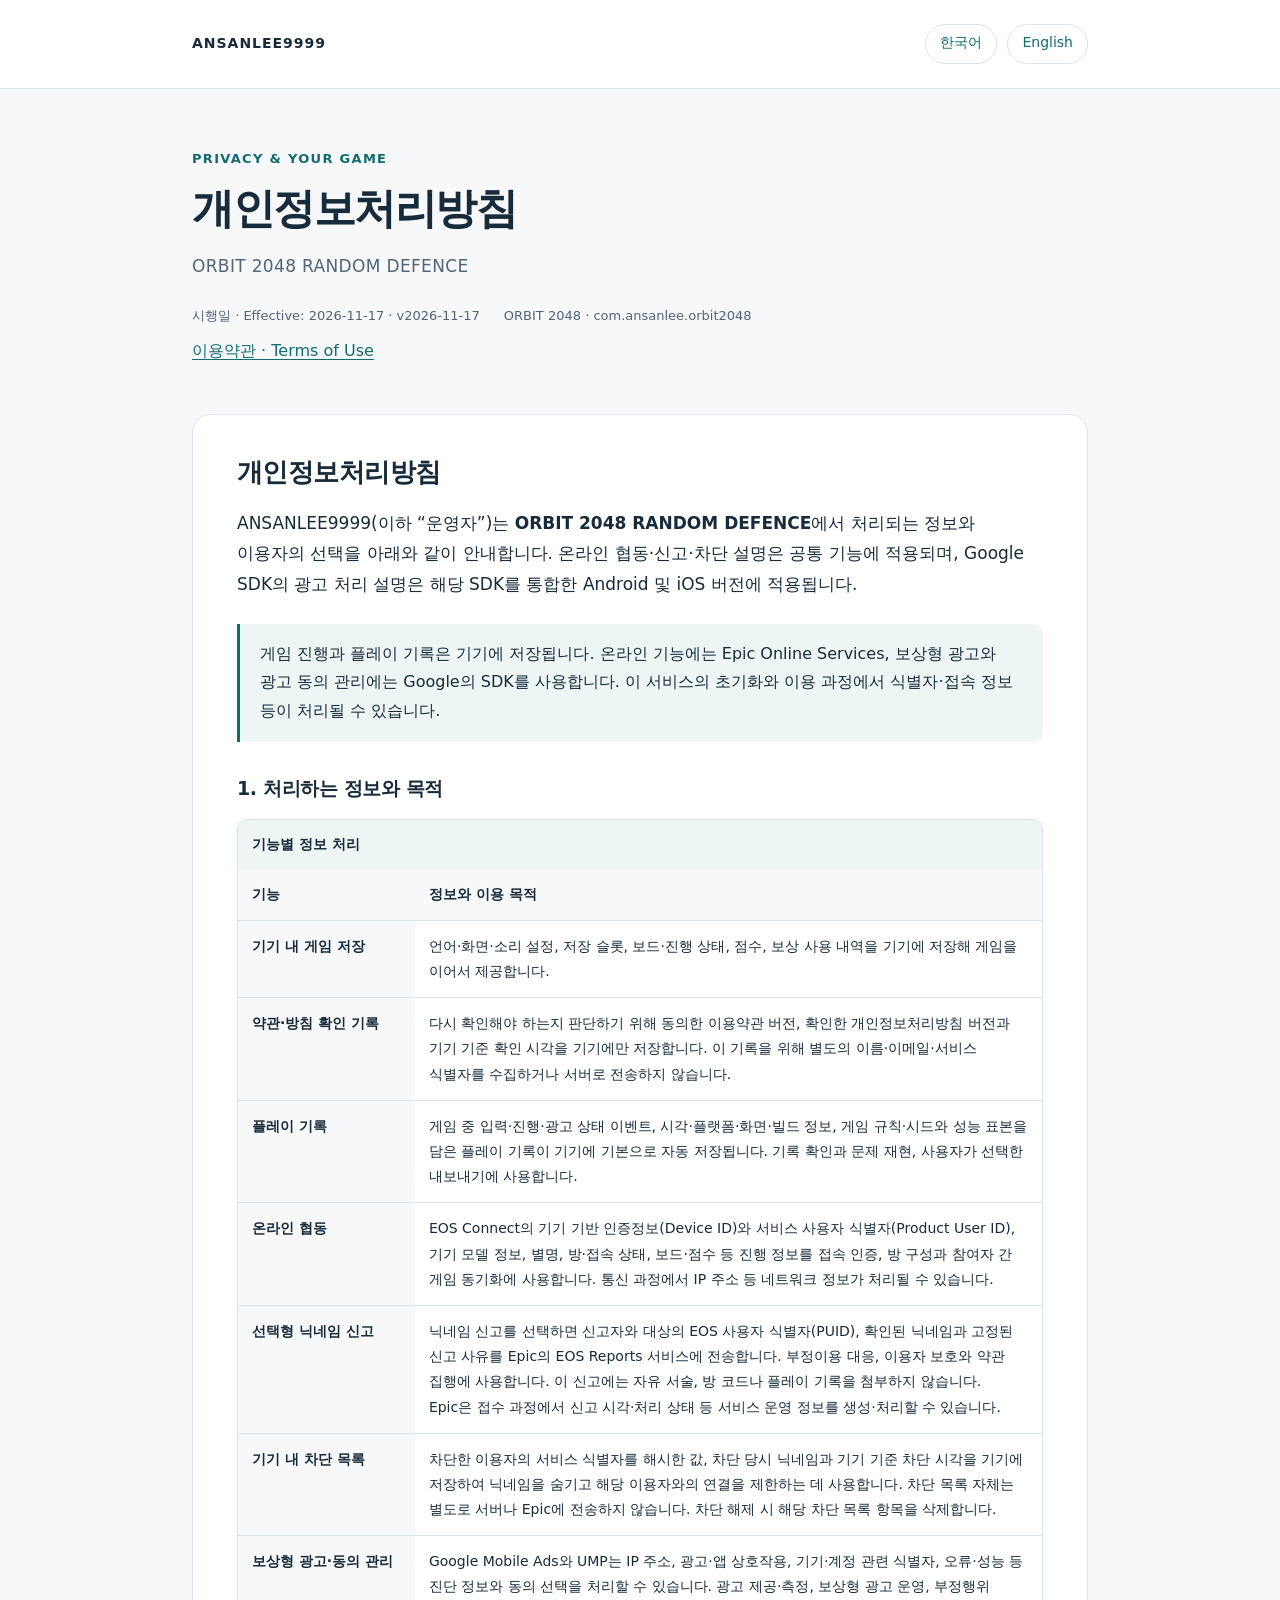
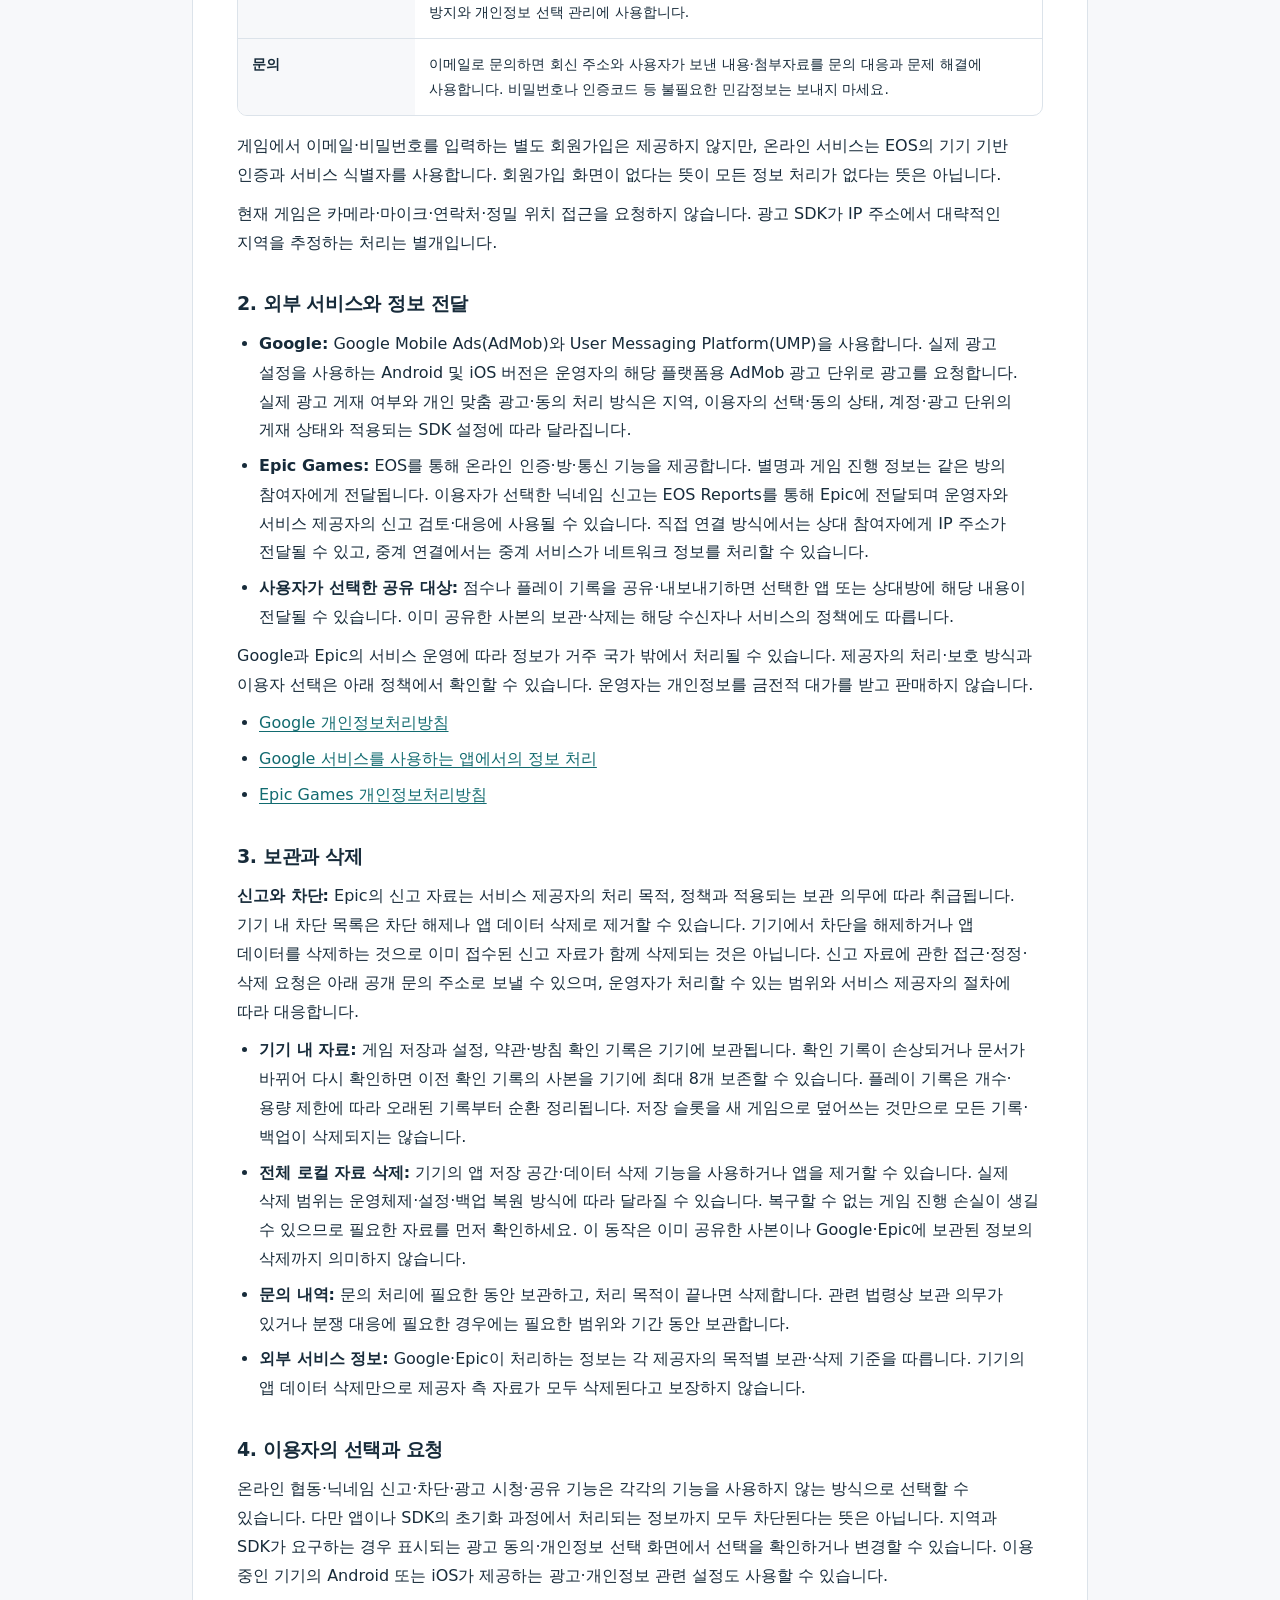
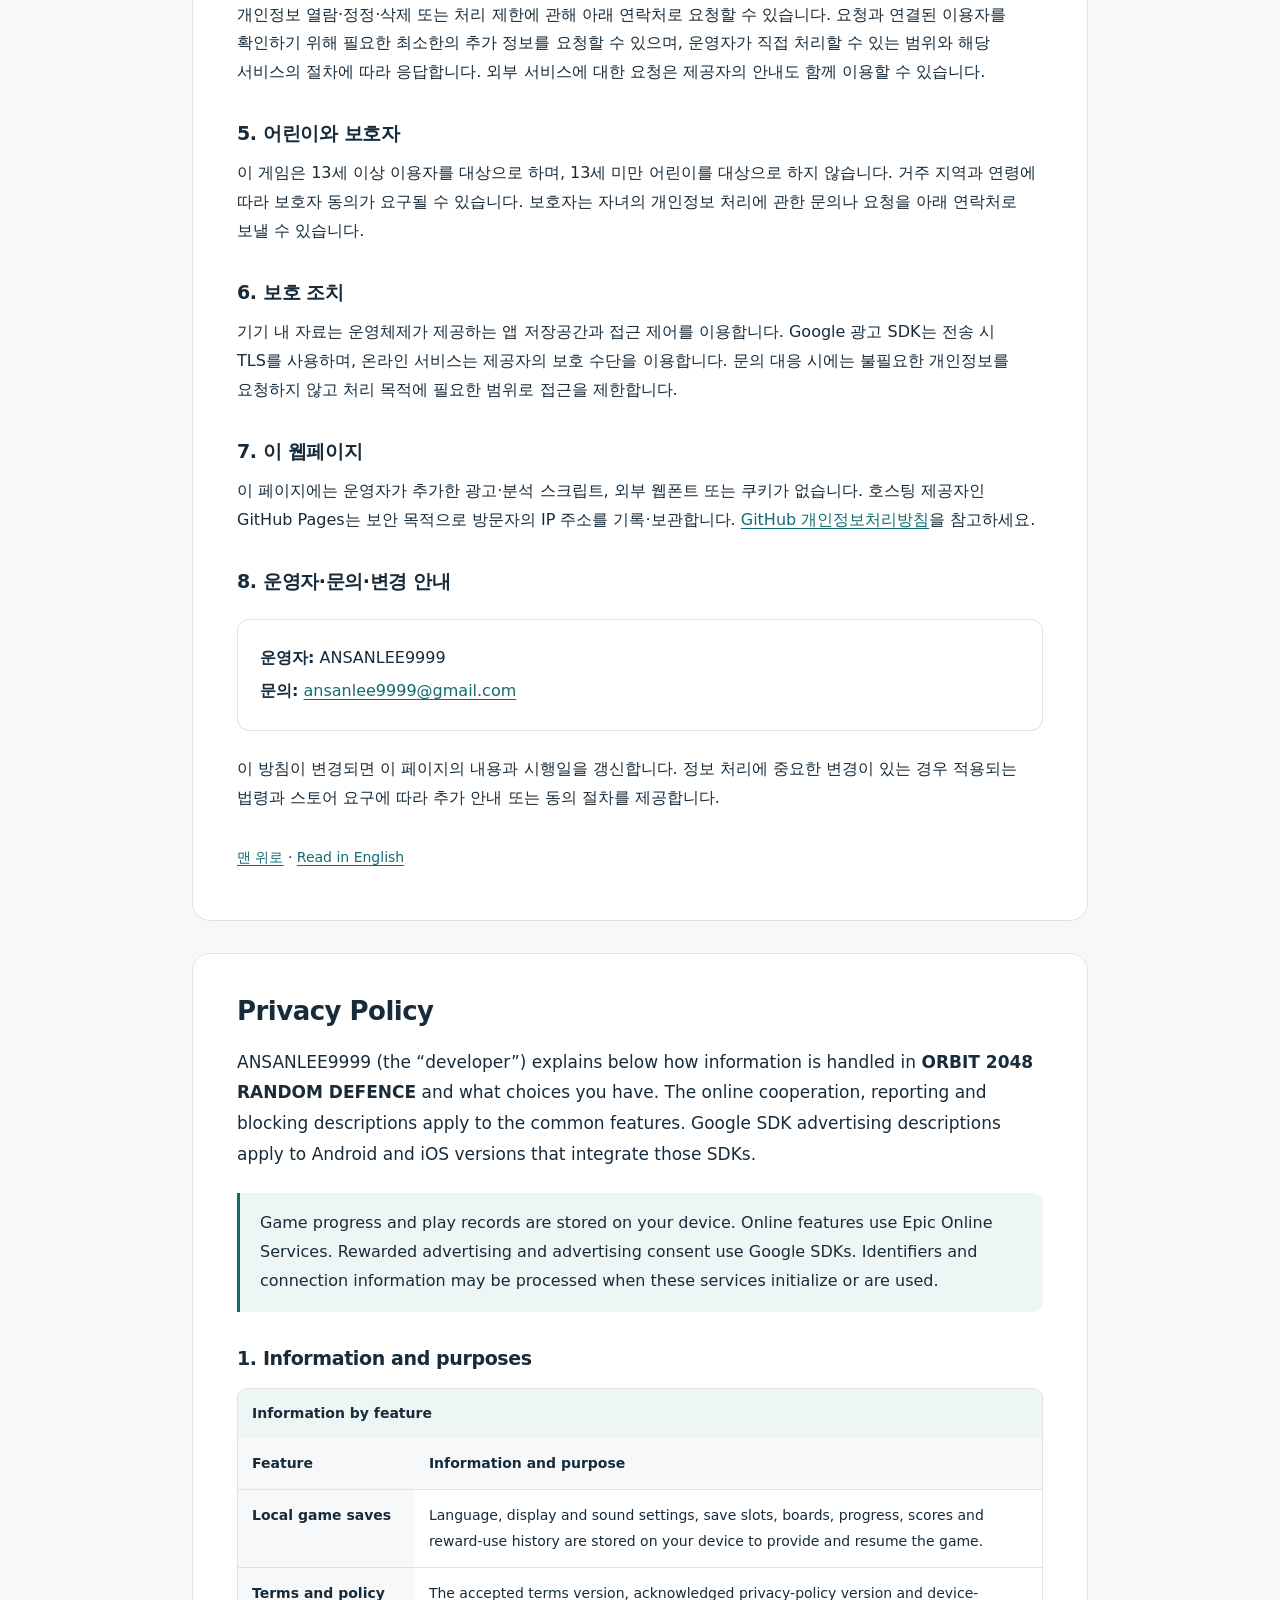
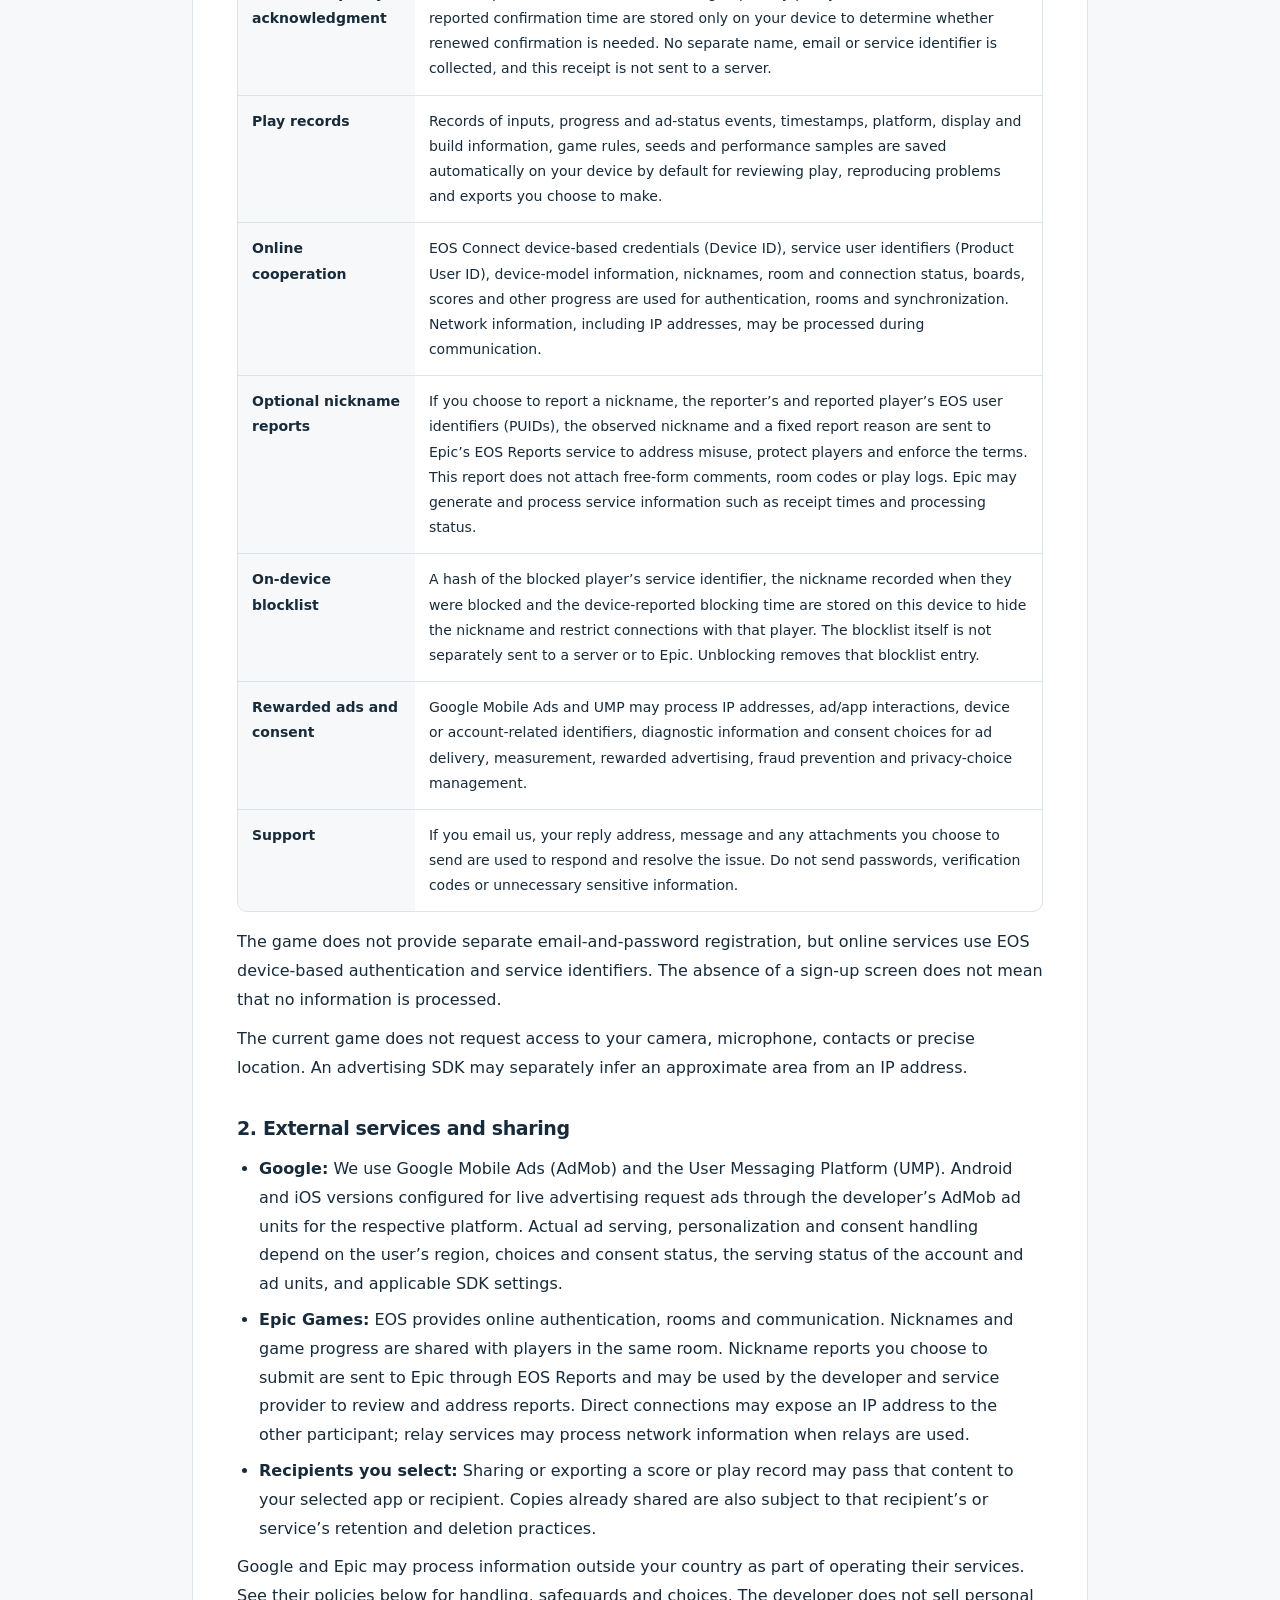
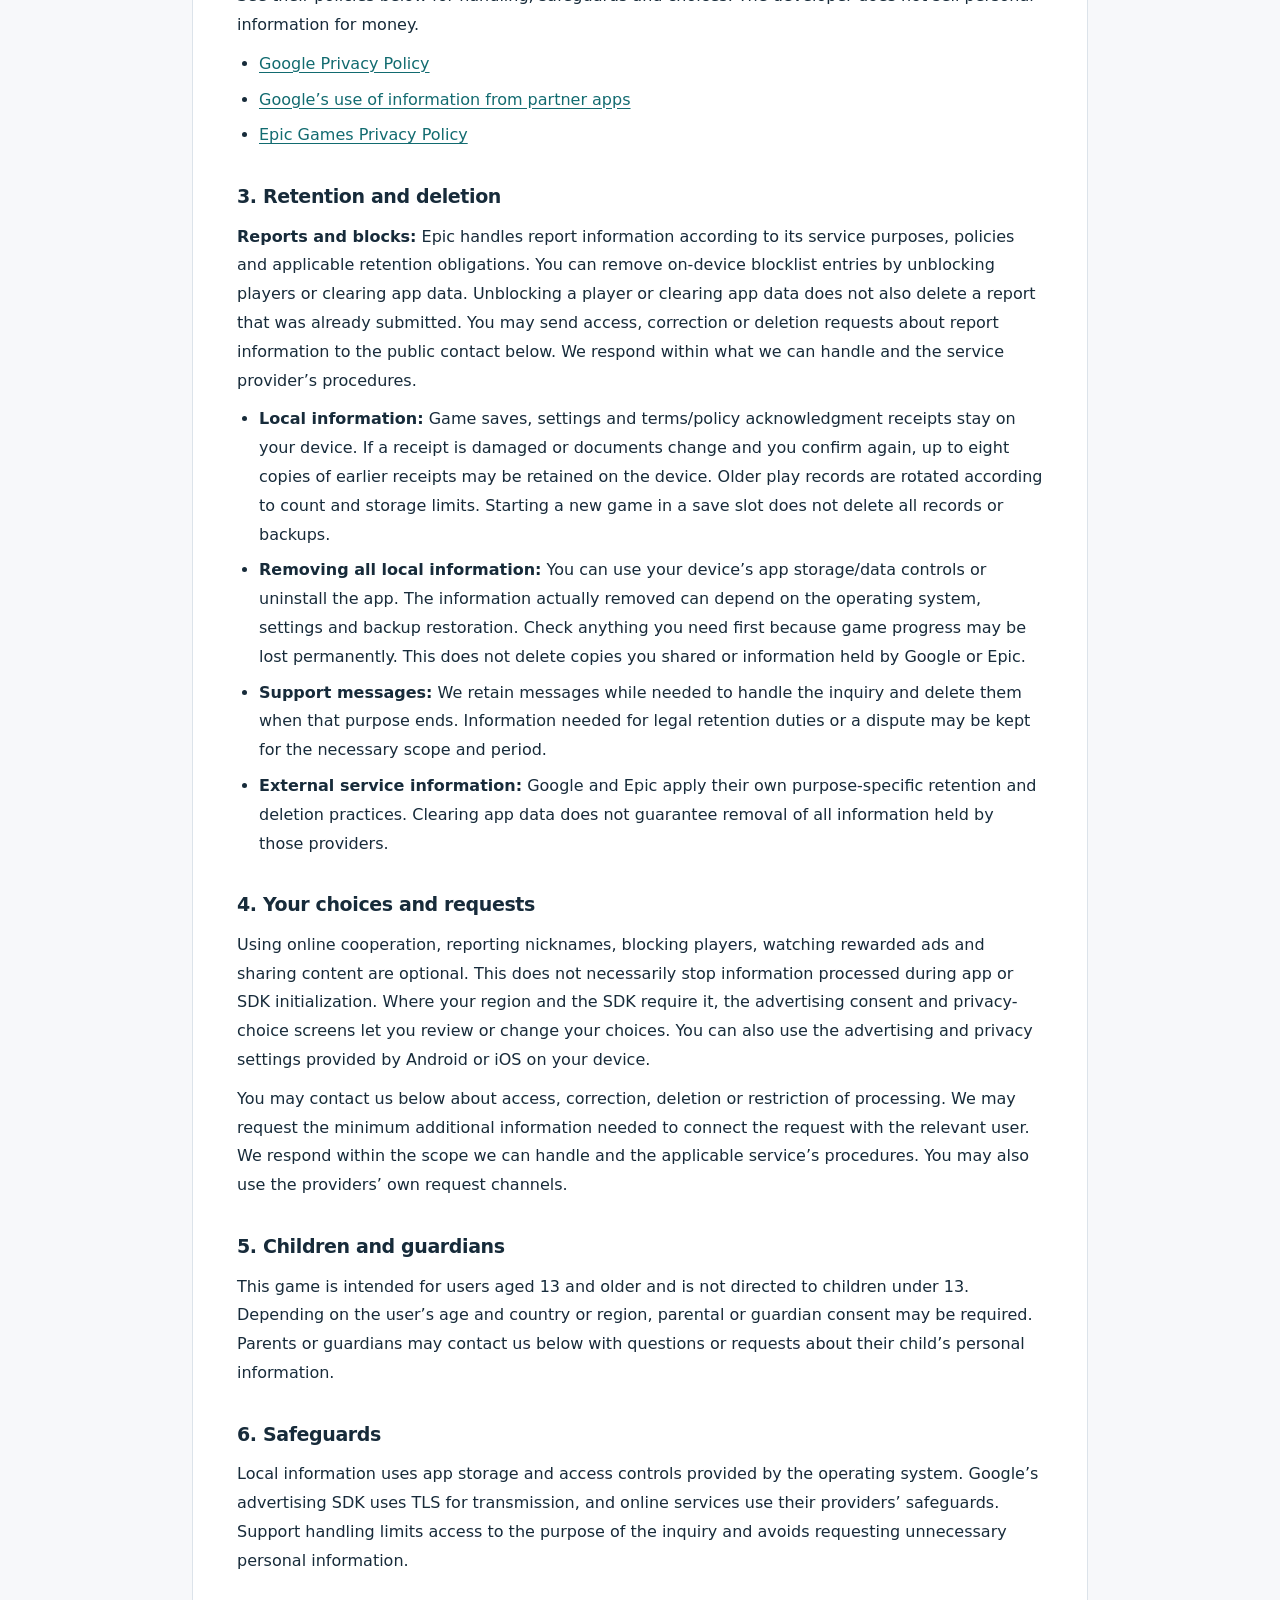
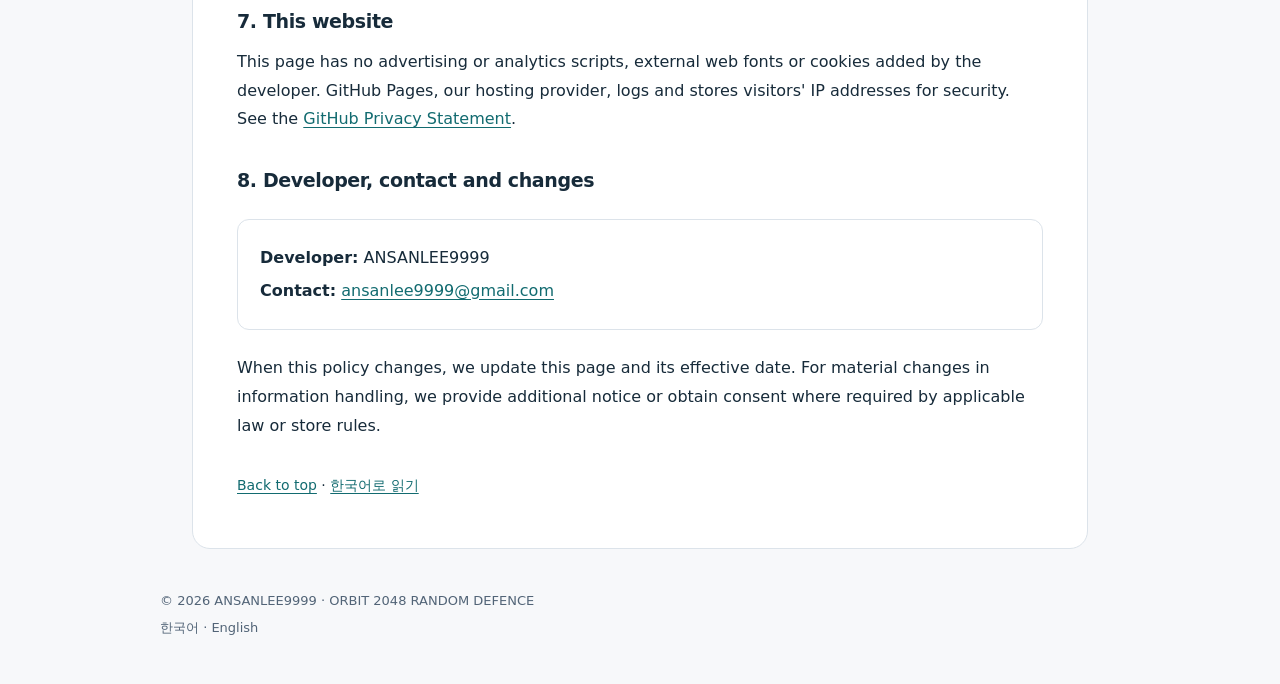
<file: index.html>
<!doctype html>
<html lang="ko">
<head>
  <meta charset="utf-8">
  <meta name="viewport" content="width=device-width,initial-scale=1">
  <meta name="description" content="ORBIT 2048 RANDOM DEFENCE 개인정보처리방침 / Privacy Policy">
  <meta name="color-scheme" content="light dark">
  <title>ORBIT 2048 · 개인정보처리방침 / Privacy Policy</title>
  <link rel="stylesheet" href="styles.css?v=ae823ba7">
</head>
<body id="top">
  <a class="skip-link" href="#ko">본문으로 이동 · Skip to policy</a>
  <header class="masthead">
    <div class="wrap brand-row">
      <a class="brand" href="#top">ANSANLEE9999</a>
      <nav class="language-nav" aria-label="언어 · Language">
        <a href="#ko" lang="ko">한국어</a>
        <a href="#en" lang="en">English</a>
      </nav>
    </div>
  </header>
  <main class="wrap">
    <div class="hero">
      <p class="eyebrow">Privacy &amp; your game</p>
      <h1>개인정보처리방침</h1>
      <p class="app-name">ORBIT 2048 RANDOM DEFENCE</p>
      <div class="meta"><span>시행일 · Effective: 2026-11-17 · v2026-11-17</span><span>ORBIT 2048 · com.ansanlee.orbit2048</span></div>
      <p><a href="terms.html">이용약관 · Terms of Use</a></p>
    </div>

<article class="policy" id="ko" lang="ko" aria-labelledby="ko-title">
      <h2 id="ko-title">개인정보처리방침</h2>
      <p class="intro">ANSANLEE9999(이하 “운영자”)는 <strong>ORBIT 2048 RANDOM DEFENCE</strong>에서 처리되는 정보와 이용자의 선택을 아래와 같이 안내합니다. 온라인 협동·신고·차단 설명은 공통 기능에 적용되며, Google SDK의 광고 처리 설명은 해당 SDK를 통합한 Android 및 iOS 버전에 적용됩니다.</p>
      <div class="summary"><p>게임 진행과 플레이 기록은 기기에 저장됩니다. 온라인 기능에는 Epic Online Services, 보상형 광고와 광고 동의 관리에는 Google의 SDK를 사용합니다. 이 서비스의 초기화와 이용 과정에서 식별자·접속 정보 등이 처리될 수 있습니다.</p></div>

      <section class="section" aria-labelledby="ko-collect">
        <h3 id="ko-collect">1. 처리하는 정보와 목적</h3>
        <div class="table-wrap"><table>
          <caption>기능별 정보 처리</caption>
          <thead><tr><th scope="col">기능</th><th scope="col">정보와 이용 목적</th></tr></thead>
          <tbody>
            <tr><th scope="row">기기 내 게임 저장</th><td>언어·화면·소리 설정, 저장 슬롯, 보드·진행 상태, 점수, 보상 사용 내역을 기기에 저장해 게임을 이어서 제공합니다.</td></tr>
            <tr><th scope="row">약관·방침 확인 기록</th><td>다시 확인해야 하는지 판단하기 위해 동의한 이용약관 버전, 확인한 개인정보처리방침 버전과 기기 기준 확인 시각을 기기에만 저장합니다. 이 기록을 위해 별도의 이름·이메일·서비스 식별자를 수집하거나 서버로 전송하지 않습니다.</td></tr>
            <tr><th scope="row">플레이 기록</th><td>게임 중 입력·진행·광고 상태 이벤트, 시각·플랫폼·화면·빌드 정보, 게임 규칙·시드와 성능 표본을 담은 플레이 기록이 기기에 기본으로 자동 저장됩니다. 기록 확인과 문제 재현, 사용자가 선택한 내보내기에 사용합니다.</td></tr>
            <tr><th scope="row">온라인 협동</th><td>EOS Connect의 기기 기반 인증정보(Device ID)와 서비스 사용자 식별자(Product User ID), 기기 모델 정보, 별명, 방·접속 상태, 보드·점수 등 진행 정보를 접속 인증, 방 구성과 참여자 간 게임 동기화에 사용합니다. 통신 과정에서 IP 주소 등 네트워크 정보가 처리될 수 있습니다.</td></tr>
            <tr><th scope="row">선택형 닉네임 신고</th><td>닉네임 신고를 선택하면 신고자와 대상의 EOS 사용자 식별자(PUID), 확인된 닉네임과 고정된 신고 사유를 Epic의 EOS Reports 서비스에 전송합니다. 부정이용 대응, 이용자 보호와 약관 집행에 사용합니다. 이 신고에는 자유 서술, 방 코드나 플레이 기록을 첨부하지 않습니다. Epic은 접수 과정에서 신고 시각·처리 상태 등 서비스 운영 정보를 생성·처리할 수 있습니다.</td></tr>
            <tr><th scope="row">기기 내 차단 목록</th><td>차단한 이용자의 서비스 식별자를 해시한 값, 차단 당시 닉네임과 기기 기준 차단 시각을 기기에 저장하여 닉네임을 숨기고 해당 이용자와의 연결을 제한하는 데 사용합니다. 차단 목록 자체는 별도로 서버나 Epic에 전송하지 않습니다. 차단 해제 시 해당 차단 목록 항목을 삭제합니다.</td></tr>
            <tr><th scope="row">보상형 광고·동의 관리</th><td>Google Mobile Ads와 UMP는 IP 주소, 광고·앱 상호작용, 기기·계정 관련 식별자, 오류·성능 등 진단 정보와 동의 선택을 처리할 수 있습니다. 광고 제공·측정, 보상형 광고 운영, 부정행위 방지와 개인정보 선택 관리에 사용합니다.</td></tr>
            <tr><th scope="row">문의</th><td>이메일로 문의하면 회신 주소와 사용자가 보낸 내용·첨부자료를 문의 대응과 문제 해결에 사용합니다. 비밀번호나 인증코드 등 불필요한 민감정보는 보내지 마세요.</td></tr>
          </tbody>
        </table></div>
        <p>게임에서 이메일·비밀번호를 입력하는 별도 회원가입은 제공하지 않지만, 온라인 서비스는 EOS의 기기 기반 인증과 서비스 식별자를 사용합니다. 회원가입 화면이 없다는 뜻이 모든 정보 처리가 없다는 뜻은 아닙니다.</p>
        <p>현재 게임은 카메라·마이크·연락처·정밀 위치 접근을 요청하지 않습니다. 광고 SDK가 IP 주소에서 대략적인 지역을 추정하는 처리는 별개입니다.</p>
      </section>

      <section class="section" aria-labelledby="ko-sharing">
        <h3 id="ko-sharing">2. 외부 서비스와 정보 전달</h3>
        <ul>
          <li><strong>Google:</strong> Google Mobile Ads(AdMob)와 User Messaging Platform(UMP)을 사용합니다. 실제 광고 설정을 사용하는 Android 및 iOS 버전은 운영자의 해당 플랫폼용 AdMob 광고 단위로 광고를 요청합니다. 실제 광고 게재 여부와 개인 맞춤 광고·동의 처리 방식은 지역, 이용자의 선택·동의 상태, 계정·광고 단위의 게재 상태와 적용되는 SDK 설정에 따라 달라집니다.</li>
          <li><strong>Epic Games:</strong> EOS를 통해 온라인 인증·방·통신 기능을 제공합니다. 별명과 게임 진행 정보는 같은 방의 참여자에게 전달됩니다. 이용자가 선택한 닉네임 신고는 EOS Reports를 통해 Epic에 전달되며 운영자와 서비스 제공자의 신고 검토·대응에 사용될 수 있습니다. 직접 연결 방식에서는 상대 참여자에게 IP 주소가 전달될 수 있고, 중계 연결에서는 중계 서비스가 네트워크 정보를 처리할 수 있습니다.</li>
          <li><strong>사용자가 선택한 공유 대상:</strong> 점수나 플레이 기록을 공유·내보내기하면 선택한 앱 또는 상대방에 해당 내용이 전달될 수 있습니다. 이미 공유한 사본의 보관·삭제는 해당 수신자나 서비스의 정책에도 따릅니다.</li>
        </ul>
        <p>Google과 Epic의 서비스 운영에 따라 정보가 거주 국가 밖에서 처리될 수 있습니다. 제공자의 처리·보호 방식과 이용자 선택은 아래 정책에서 확인할 수 있습니다. 운영자는 개인정보를 금전적 대가를 받고 판매하지 않습니다.</p>
        <ul class="provider-links">
          <li><a href="https://policies.google.com/privacy">Google 개인정보처리방침</a></li>
          <li><a href="https://policies.google.com/technologies/partner-sites">Google 서비스를 사용하는 앱에서의 정보 처리</a></li>
          <li><a href="https://legal.epicgames.com/epicgames/privacy-policy">Epic Games 개인정보처리방침</a></li>
        </ul>
      </section>

      <section class="section" aria-labelledby="ko-retention">
        <h3 id="ko-retention">3. 보관과 삭제</h3>
        <p><strong>신고와 차단:</strong> Epic의 신고 자료는 서비스 제공자의 처리 목적, 정책과 적용되는 보관 의무에 따라 취급됩니다. 기기 내 차단 목록은 차단 해제나 앱 데이터 삭제로 제거할 수 있습니다. 기기에서 차단을 해제하거나 앱 데이터를 삭제하는 것으로 이미 접수된 신고 자료가 함께 삭제되는 것은 아닙니다. 신고 자료에 관한 접근·정정·삭제 요청은 아래 공개 문의 주소로 보낼 수 있으며, 운영자가 처리할 수 있는 범위와 서비스 제공자의 절차에 따라 대응합니다.</p>
        <ul>
          <li><strong>기기 내 자료:</strong> 게임 저장과 설정, 약관·방침 확인 기록은 기기에 보관됩니다. 확인 기록이 손상되거나 문서가 바뀌어 다시 확인하면 이전 확인 기록의 사본을 기기에 최대 8개 보존할 수 있습니다. 플레이 기록은 개수·용량 제한에 따라 오래된 기록부터 순환 정리됩니다. 저장 슬롯을 새 게임으로 덮어쓰는 것만으로 모든 기록·백업이 삭제되지는 않습니다.</li>
          <li><strong>전체 로컬 자료 삭제:</strong> 기기의 앱 저장 공간·데이터 삭제 기능을 사용하거나 앱을 제거할 수 있습니다. 실제 삭제 범위는 운영체제·설정·백업 복원 방식에 따라 달라질 수 있습니다. 복구할 수 없는 게임 진행 손실이 생길 수 있으므로 필요한 자료를 먼저 확인하세요. 이 동작은 이미 공유한 사본이나 Google·Epic에 보관된 정보의 삭제까지 의미하지 않습니다.</li>
          <li><strong>문의 내역:</strong> 문의 처리에 필요한 동안 보관하고, 처리 목적이 끝나면 삭제합니다. 관련 법령상 보관 의무가 있거나 분쟁 대응에 필요한 경우에는 필요한 범위와 기간 동안 보관합니다.</li>
          <li><strong>외부 서비스 정보:</strong> Google·Epic이 처리하는 정보는 각 제공자의 목적별 보관·삭제 기준을 따릅니다. 기기의 앱 데이터 삭제만으로 제공자 측 자료가 모두 삭제된다고 보장하지 않습니다.</li>
        </ul>
      </section>

      <section class="section" aria-labelledby="ko-choices">
        <h3 id="ko-choices">4. 이용자의 선택과 요청</h3>
        <p>온라인 협동·닉네임 신고·차단·광고 시청·공유 기능은 각각의 기능을 사용하지 않는 방식으로 선택할 수 있습니다. 다만 앱이나 SDK의 초기화 과정에서 처리되는 정보까지 모두 차단된다는 뜻은 아닙니다. 지역과 SDK가 요구하는 경우 표시되는 광고 동의·개인정보 선택 화면에서 선택을 확인하거나 변경할 수 있습니다. 이용 중인 기기의 Android 또는 iOS가 제공하는 광고·개인정보 관련 설정도 사용할 수 있습니다.</p>
        <p>개인정보 열람·정정·삭제 또는 처리 제한에 관해 아래 연락처로 요청할 수 있습니다. 요청과 연결된 이용자를 확인하기 위해 필요한 최소한의 추가 정보를 요청할 수 있으며, 운영자가 직접 처리할 수 있는 범위와 해당 서비스의 절차에 따라 응답합니다. 외부 서비스에 대한 요청은 제공자의 안내도 함께 이용할 수 있습니다.</p>
      </section>

      <section class="section" aria-labelledby="ko-children">
        <h3 id="ko-children">5. 어린이와 보호자</h3>
        <p>이 게임은 13세 이상 이용자를 대상으로 하며, 13세 미만 어린이를 대상으로 하지 않습니다. 거주 지역과 연령에 따라 보호자 동의가 요구될 수 있습니다. 보호자는 자녀의 개인정보 처리에 관한 문의나 요청을 아래 연락처로 보낼 수 있습니다.</p>
      </section>

      <section class="section" aria-labelledby="ko-security">
        <h3 id="ko-security">6. 보호 조치</h3>
        <p>기기 내 자료는 운영체제가 제공하는 앱 저장공간과 접근 제어를 이용합니다. Google 광고 SDK는 전송 시 TLS를 사용하며, 온라인 서비스는 제공자의 보호 수단을 이용합니다. 문의 대응 시에는 불필요한 개인정보를 요청하지 않고 처리 목적에 필요한 범위로 접근을 제한합니다.</p>
      </section>

      <section class="section" aria-labelledby="ko-web">
        <h3 id="ko-web">7. 이 웹페이지</h3>
        <p>이 페이지에는 운영자가 추가한 광고·분석 스크립트, 외부 웹폰트 또는 쿠키가 없습니다. 호스팅 제공자인 GitHub Pages는 보안 목적으로 방문자의 IP 주소를 기록·보관합니다. <a href="https://docs.github.com/en/site-policy/privacy-policies/github-general-privacy-statement">GitHub 개인정보처리방침</a>을 참고하세요.</p>
      </section>

      <section class="section" aria-labelledby="ko-contact">
        <h3 id="ko-contact">8. 운영자·문의·변경 안내</h3>
        <div class="contact"><p><strong>운영자:</strong> ANSANLEE9999</p><p><strong>문의:</strong> <a href="mailto:ansanlee9999@gmail.com">ansanlee9999@gmail.com</a></p></div>
        <p>이 방침이 변경되면 이 페이지의 내용과 시행일을 갱신합니다. 정보 처리에 중요한 변경이 있는 경우 적용되는 법령과 스토어 요구에 따라 추가 안내 또는 동의 절차를 제공합니다.</p>
      </section>
      <p class="back-top"><a href="#top">맨 위로</a> · <a href="#en" lang="en">Read in English</a></p>
    </article>

    <article class="policy" id="en" lang="en" aria-labelledby="en-title">
      <h2 id="en-title">Privacy Policy</h2>
      <p class="intro">ANSANLEE9999 (the “developer”) explains below how information is handled in <strong>ORBIT 2048 RANDOM DEFENCE</strong> and what choices you have. The online cooperation, reporting and blocking descriptions apply to the common features. Google SDK advertising descriptions apply to Android and iOS versions that integrate those SDKs.</p>
      <div class="summary"><p>Game progress and play records are stored on your device. Online features use Epic Online Services. Rewarded advertising and advertising consent use Google SDKs. Identifiers and connection information may be processed when these services initialize or are used.</p></div>

      <section class="section" aria-labelledby="en-collect">
        <h3 id="en-collect">1. Information and purposes</h3>
        <div class="table-wrap"><table>
          <caption>Information by feature</caption>
          <thead><tr><th scope="col">Feature</th><th scope="col">Information and purpose</th></tr></thead>
          <tbody>
            <tr><th scope="row">Local game saves</th><td>Language, display and sound settings, save slots, boards, progress, scores and reward-use history are stored on your device to provide and resume the game.</td></tr>
            <tr><th scope="row">Terms and policy acknowledgment</th><td>The accepted terms version, acknowledged privacy-policy version and device-reported confirmation time are stored only on your device to determine whether renewed confirmation is needed. No separate name, email or service identifier is collected, and this receipt is not sent to a server.</td></tr>
            <tr><th scope="row">Play records</th><td>Records of inputs, progress and ad-status events, timestamps, platform, display and build information, game rules, seeds and performance samples are saved automatically on your device by default for reviewing play, reproducing problems and exports you choose to make.</td></tr>
            <tr><th scope="row">Online cooperation</th><td>EOS Connect device-based credentials (Device ID), service user identifiers (Product User ID), device-model information, nicknames, room and connection status, boards, scores and other progress are used for authentication, rooms and synchronization. Network information, including IP addresses, may be processed during communication.</td></tr>
            <tr><th scope="row">Optional nickname reports</th><td>If you choose to report a nickname, the reporter’s and reported player’s EOS user identifiers (PUIDs), the observed nickname and a fixed report reason are sent to Epic’s EOS Reports service to address misuse, protect players and enforce the terms. This report does not attach free-form comments, room codes or play logs. Epic may generate and process service information such as receipt times and processing status.</td></tr>
            <tr><th scope="row">On-device blocklist</th><td>A hash of the blocked player’s service identifier, the nickname recorded when they were blocked and the device-reported blocking time are stored on this device to hide the nickname and restrict connections with that player. The blocklist itself is not separately sent to a server or to Epic. Unblocking removes that blocklist entry.</td></tr>
            <tr><th scope="row">Rewarded ads and consent</th><td>Google Mobile Ads and UMP may process IP addresses, ad/app interactions, device or account-related identifiers, diagnostic information and consent choices for ad delivery, measurement, rewarded advertising, fraud prevention and privacy-choice management.</td></tr>
            <tr><th scope="row">Support</th><td>If you email us, your reply address, message and any attachments you choose to send are used to respond and resolve the issue. Do not send passwords, verification codes or unnecessary sensitive information.</td></tr>
          </tbody>
        </table></div>
        <p>The game does not provide separate email-and-password registration, but online services use EOS device-based authentication and service identifiers. The absence of a sign-up screen does not mean that no information is processed.</p>
        <p>The current game does not request access to your camera, microphone, contacts or precise location. An advertising SDK may separately infer an approximate area from an IP address.</p>
      </section>

      <section class="section" aria-labelledby="en-sharing">
        <h3 id="en-sharing">2. External services and sharing</h3>
        <ul>
          <li><strong>Google:</strong> We use Google Mobile Ads (AdMob) and the User Messaging Platform (UMP). Android and iOS versions configured for live advertising request ads through the developer’s AdMob ad units for the respective platform. Actual ad serving, personalization and consent handling depend on the user’s region, choices and consent status, the serving status of the account and ad units, and applicable SDK settings.</li>
          <li><strong>Epic Games:</strong> EOS provides online authentication, rooms and communication. Nicknames and game progress are shared with players in the same room. Nickname reports you choose to submit are sent to Epic through EOS Reports and may be used by the developer and service provider to review and address reports. Direct connections may expose an IP address to the other participant; relay services may process network information when relays are used.</li>
          <li><strong>Recipients you select:</strong> Sharing or exporting a score or play record may pass that content to your selected app or recipient. Copies already shared are also subject to that recipient’s or service’s retention and deletion practices.</li>
        </ul>
        <p>Google and Epic may process information outside your country as part of operating their services. See their policies below for handling, safeguards and choices. The developer does not sell personal information for money.</p>
        <ul class="provider-links">
          <li><a href="https://policies.google.com/privacy">Google Privacy Policy</a></li>
          <li><a href="https://policies.google.com/technologies/partner-sites">Google’s use of information from partner apps</a></li>
          <li><a href="https://legal.epicgames.com/epicgames/privacy-policy">Epic Games Privacy Policy</a></li>
        </ul>
      </section>

      <section class="section" aria-labelledby="en-retention">
        <h3 id="en-retention">3. Retention and deletion</h3>
        <p><strong>Reports and blocks:</strong> Epic handles report information according to its service purposes, policies and applicable retention obligations. You can remove on-device blocklist entries by unblocking players or clearing app data. Unblocking a player or clearing app data does not also delete a report that was already submitted. You may send access, correction or deletion requests about report information to the public contact below. We respond within what we can handle and the service provider’s procedures.</p>
        <ul>
          <li><strong>Local information:</strong> Game saves, settings and terms/policy acknowledgment receipts stay on your device. If a receipt is damaged or documents change and you confirm again, up to eight copies of earlier receipts may be retained on the device. Older play records are rotated according to count and storage limits. Starting a new game in a save slot does not delete all records or backups.</li>
          <li><strong>Removing all local information:</strong> You can use your device’s app storage/data controls or uninstall the app. The information actually removed can depend on the operating system, settings and backup restoration. Check anything you need first because game progress may be lost permanently. This does not delete copies you shared or information held by Google or Epic.</li>
          <li><strong>Support messages:</strong> We retain messages while needed to handle the inquiry and delete them when that purpose ends. Information needed for legal retention duties or a dispute may be kept for the necessary scope and period.</li>
          <li><strong>External service information:</strong> Google and Epic apply their own purpose-specific retention and deletion practices. Clearing app data does not guarantee removal of all information held by those providers.</li>
        </ul>
      </section>

      <section class="section" aria-labelledby="en-choices">
        <h3 id="en-choices">4. Your choices and requests</h3>
        <p>Using online cooperation, reporting nicknames, blocking players, watching rewarded ads and sharing content are optional. This does not necessarily stop information processed during app or SDK initialization. Where your region and the SDK require it, the advertising consent and privacy-choice screens let you review or change your choices. You can also use the advertising and privacy settings provided by Android or iOS on your device.</p>
        <p>You may contact us below about access, correction, deletion or restriction of processing. We may request the minimum additional information needed to connect the request with the relevant user. We respond within the scope we can handle and the applicable service’s procedures. You may also use the providers’ own request channels.</p>
      </section>

      <section class="section" aria-labelledby="en-children">
        <h3 id="en-children">5. Children and guardians</h3>
        <p>This game is intended for users aged 13 and older and is not directed to children under 13. Depending on the user’s age and country or region, parental or guardian consent may be required. Parents or guardians may contact us below with questions or requests about their child’s personal information.</p>
      </section>

      <section class="section" aria-labelledby="en-security">
        <h3 id="en-security">6. Safeguards</h3>
        <p>Local information uses app storage and access controls provided by the operating system. Google’s advertising SDK uses TLS for transmission, and online services use their providers’ safeguards. Support handling limits access to the purpose of the inquiry and avoids requesting unnecessary personal information.</p>
      </section>

      <section class="section" aria-labelledby="en-web">
        <h3 id="en-web">7. This website</h3>
        <p>This page has no advertising or analytics scripts, external web fonts or cookies added by the developer. GitHub Pages, our hosting provider, logs and stores visitors' IP addresses for security. See the <a href="https://docs.github.com/en/site-policy/privacy-policies/github-general-privacy-statement">GitHub Privacy Statement</a>.</p>
      </section>

      <section class="section" aria-labelledby="en-contact">
        <h3 id="en-contact">8. Developer, contact and changes</h3>
        <div class="contact"><p><strong>Developer:</strong> ANSANLEE9999</p><p><strong>Contact:</strong> <a href="mailto:ansanlee9999@gmail.com">ansanlee9999@gmail.com</a></p></div>
        <p>When this policy changes, we update this page and its effective date. For material changes in information handling, we provide additional notice or obtain consent where required by applicable law or store rules.</p>
      </section>
      <p class="back-top"><a href="#top">Back to top</a> · <a href="#ko" lang="ko">한국어로 읽기</a></p>
    </article>
  </main>
  <footer class="wrap footer"><p>© 2026 ANSANLEE9999 · ORBIT 2048 RANDOM DEFENCE</p><p>한국어 · English</p></footer>
</body>
</html>
</file>
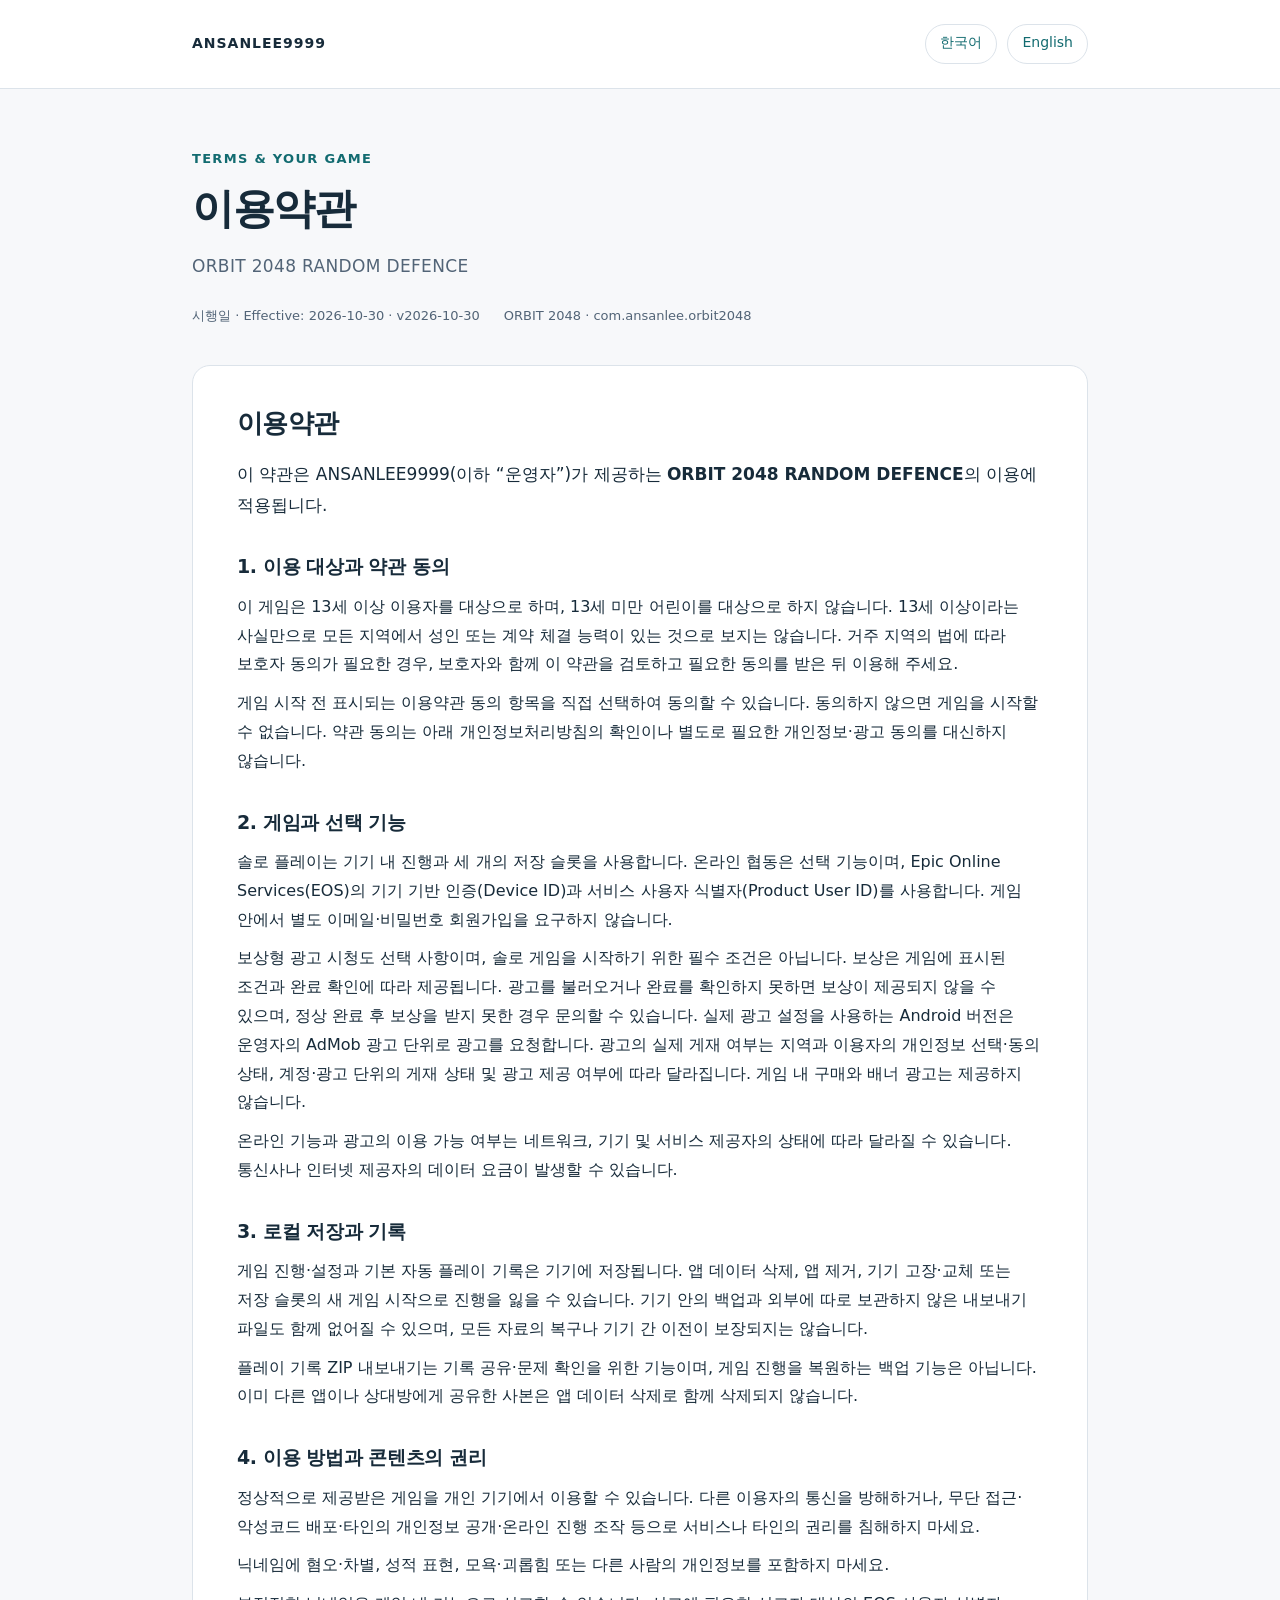
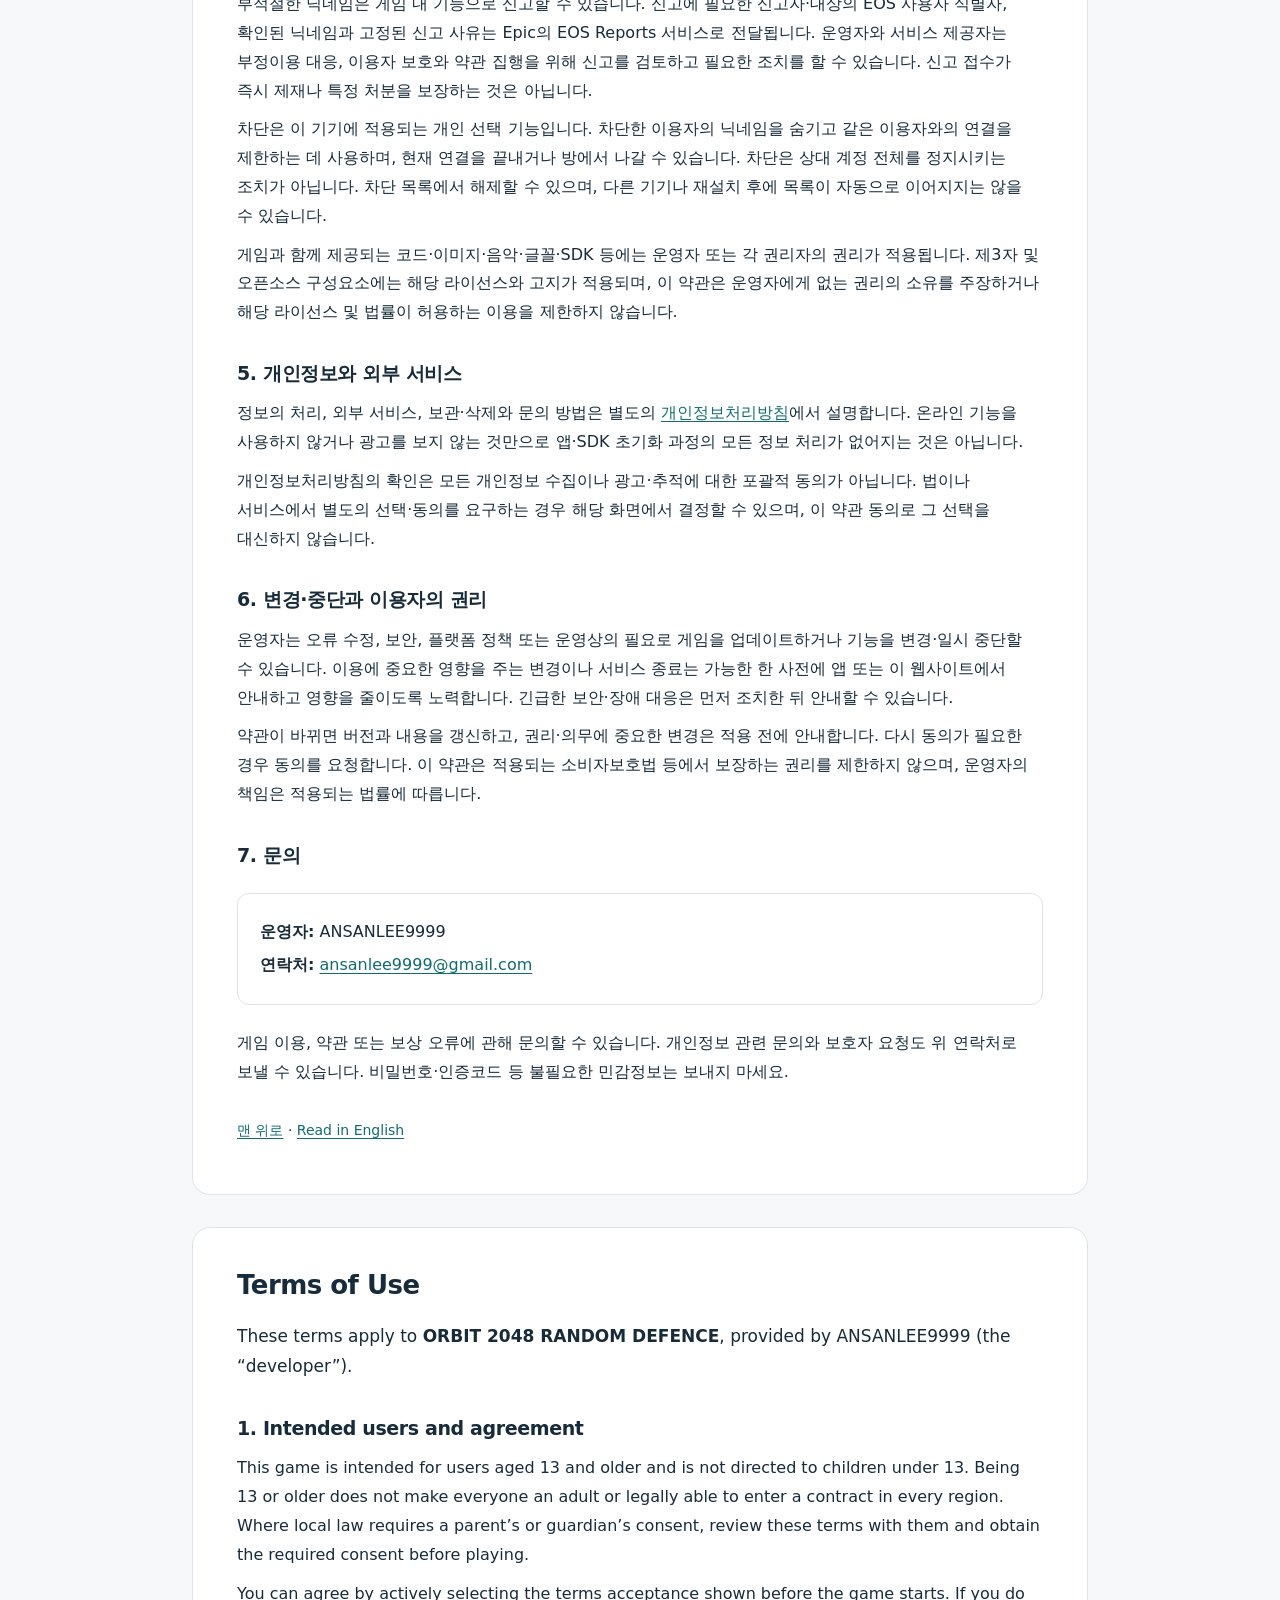
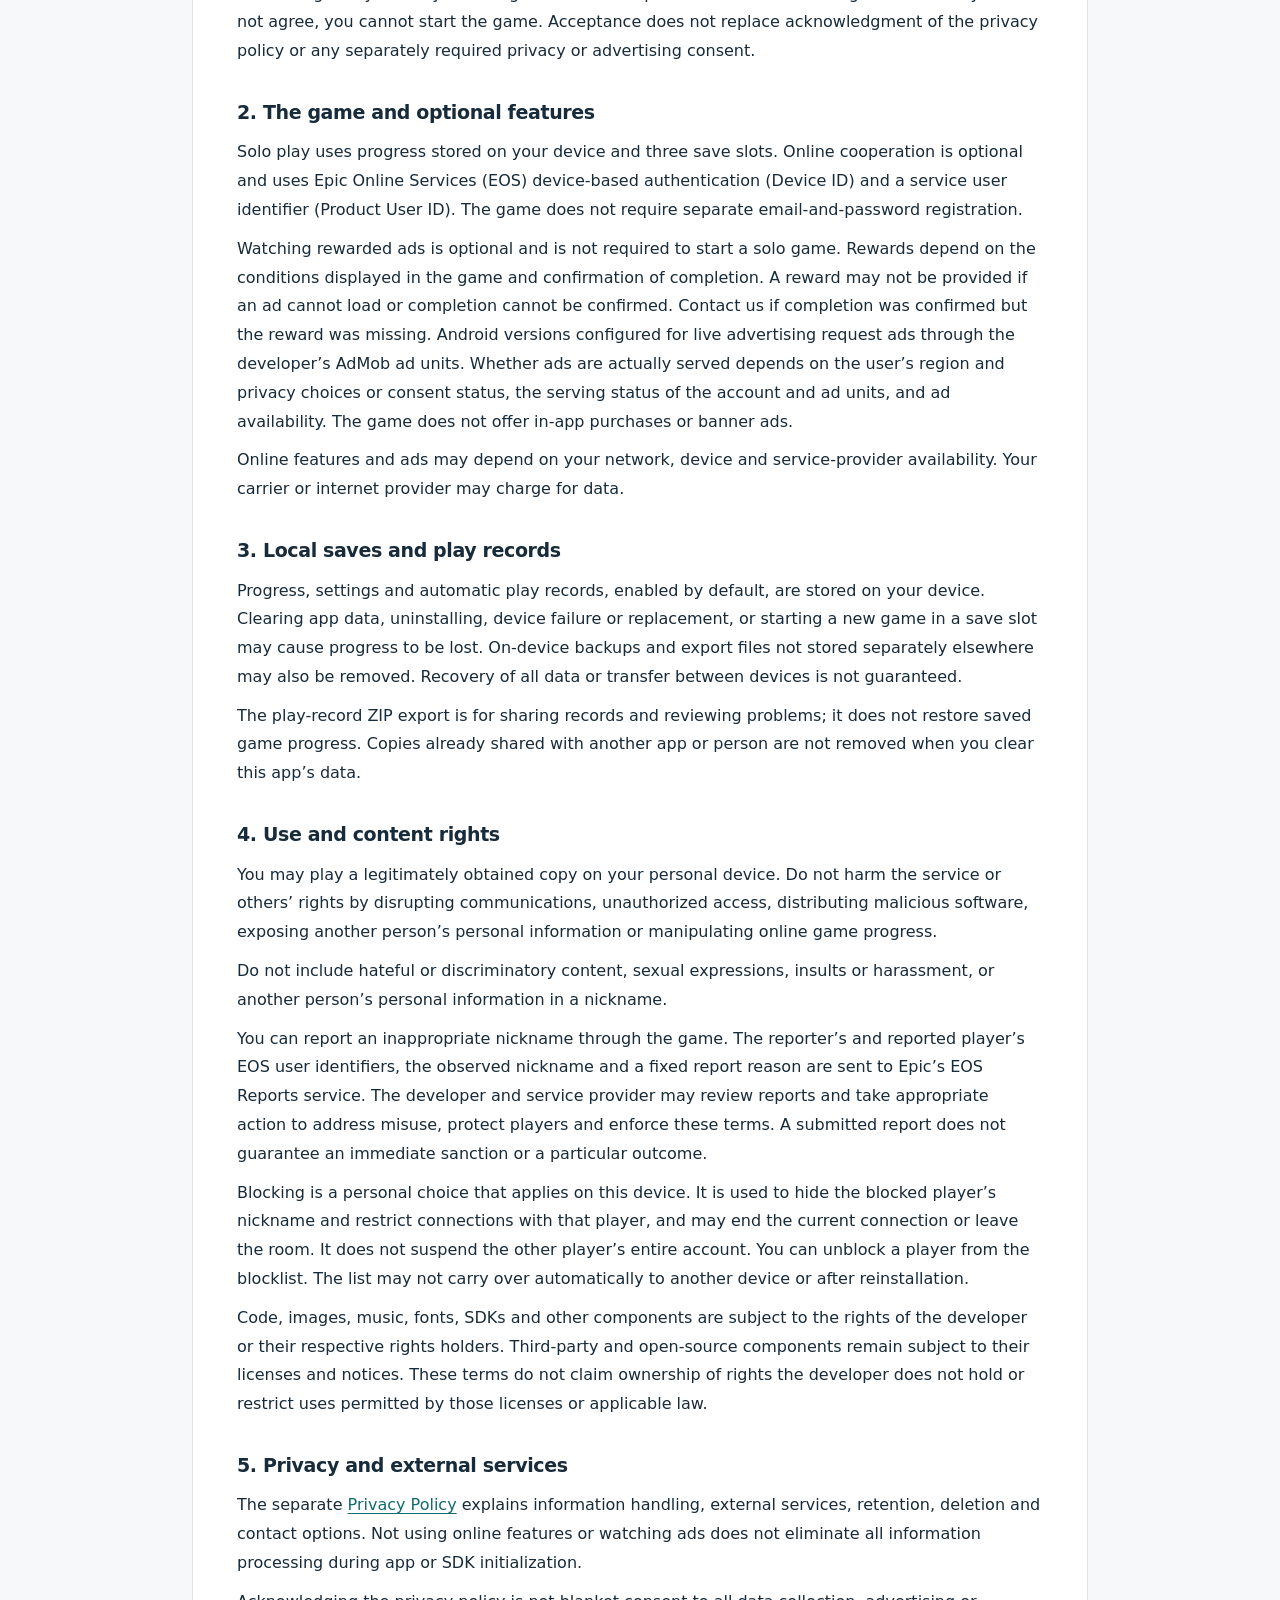
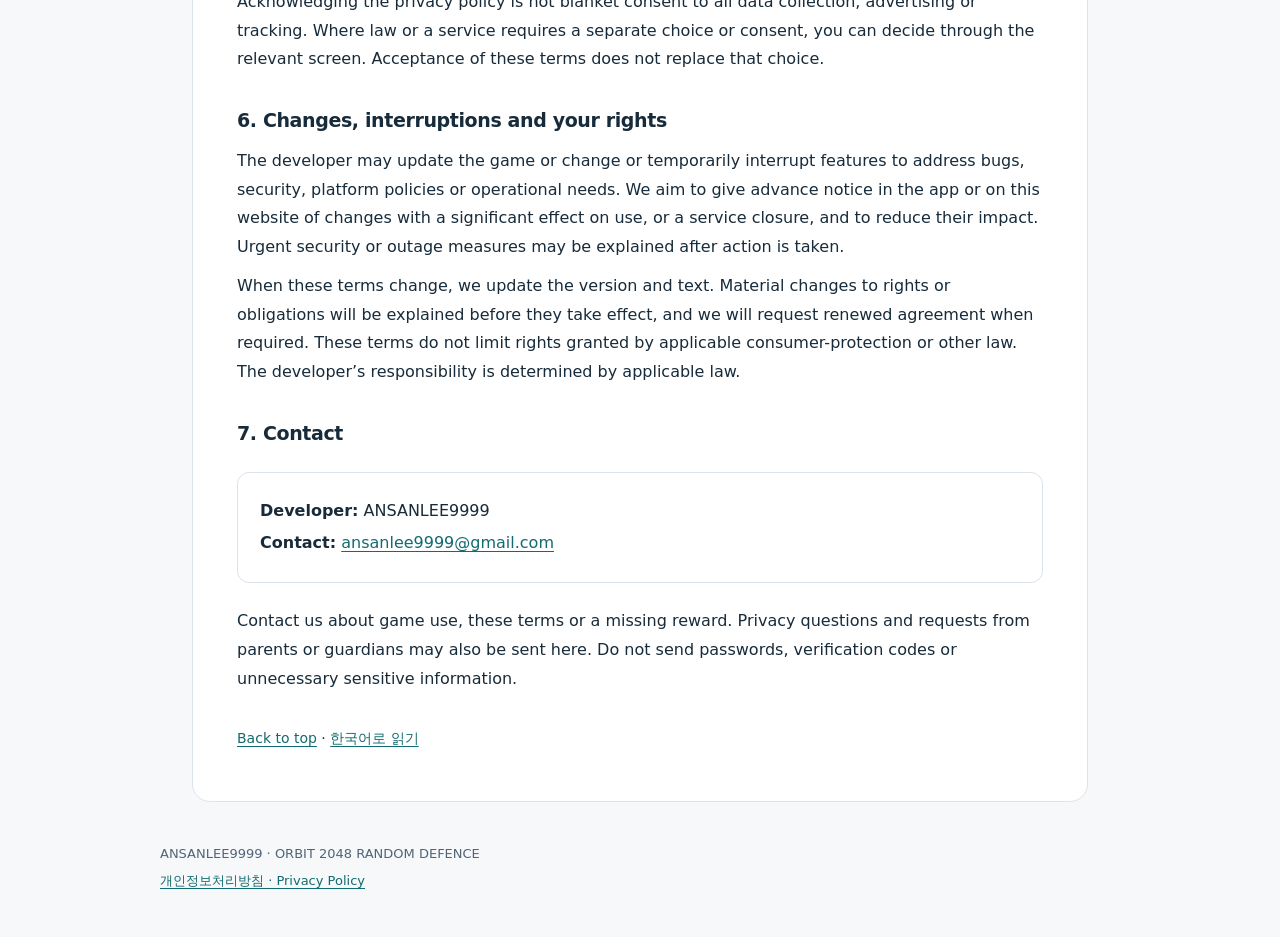
<file: terms.html>
<!doctype html>
<html lang="ko">
<head>
  <meta charset="utf-8">
  <meta name="viewport" content="width=device-width,initial-scale=1">
  <meta name="description" content="ORBIT 2048 RANDOM DEFENCE 이용약관 / Terms of Use">
  <meta name="color-scheme" content="light dark">
  <title>ORBIT 2048 · 이용약관 / Terms of Use</title>
  <link rel="stylesheet" href="styles.css?v=ae823ba7">
</head>
<body id="top">
  <a class="skip-link" href="#ko">본문으로 이동 · Skip to terms</a>
  <header class="masthead">
    <div class="wrap brand-row">
      <a class="brand" href="https://ansanlee9999-studio.github.io/">ANSANLEE9999</a>
      <nav class="language-nav" aria-label="언어 · Language">
        <a href="#ko" lang="ko">한국어</a>
        <a href="#en" lang="en">English</a>
      </nav>
    </div>
  </header>
  <main class="wrap">
    <div class="hero">
      <p class="eyebrow">Terms &amp; your game</p>
      <h1>이용약관</h1>
      <p class="app-name">ORBIT 2048 RANDOM DEFENCE</p>
      <div class="meta"><span>시행일 · Effective: 2026-10-30 · v2026-10-30</span><span>ORBIT 2048 · com.ansanlee.orbit2048</span></div>
    </div>

<article class="policy" id="ko" lang="ko" aria-labelledby="ko-title">
      <h2 id="ko-title">이용약관</h2>
      <p class="intro">이 약관은 ANSANLEE9999(이하 “운영자”)가 제공하는 <strong>ORBIT 2048 RANDOM DEFENCE</strong>의 이용에 적용됩니다.</p>
      <section class="section" aria-labelledby="ko-agreement">
        <h3 id="ko-agreement">1. 이용 대상과 약관 동의</h3>
        <p>이 게임은 13세 이상 이용자를 대상으로 하며, 13세 미만 어린이를 대상으로 하지 않습니다. 13세 이상이라는 사실만으로 모든 지역에서 성인 또는 계약 체결 능력이 있는 것으로 보지는 않습니다. 거주 지역의 법에 따라 보호자 동의가 필요한 경우, 보호자와 함께 이 약관을 검토하고 필요한 동의를 받은 뒤 이용해 주세요.</p>
        <p>게임 시작 전 표시되는 이용약관 동의 항목을 직접 선택하여 동의할 수 있습니다. 동의하지 않으면 게임을 시작할 수 없습니다. 약관 동의는 아래 개인정보처리방침의 확인이나 별도로 필요한 개인정보·광고 동의를 대신하지 않습니다.</p>
      </section>
      <section class="section" aria-labelledby="ko-features">
        <h3 id="ko-features">2. 게임과 선택 기능</h3>
        <p>솔로 플레이는 기기 내 진행과 세 개의 저장 슬롯을 사용합니다. 온라인 협동은 선택 기능이며, Epic Online Services(EOS)의 기기 기반 인증(Device ID)과 서비스 사용자 식별자(Product User ID)를 사용합니다. 게임 안에서 별도 이메일·비밀번호 회원가입을 요구하지 않습니다.</p>
        <p>보상형 광고 시청도 선택 사항이며, 솔로 게임을 시작하기 위한 필수 조건은 아닙니다. 보상은 게임에 표시된 조건과 완료 확인에 따라 제공됩니다. 광고를 불러오거나 완료를 확인하지 못하면 보상이 제공되지 않을 수 있으며, 정상 완료 후 보상을 받지 못한 경우 문의할 수 있습니다. 실제 광고 설정을 사용하는 Android 버전은 운영자의 AdMob 광고 단위로 광고를 요청합니다. 광고의 실제 게재 여부는 지역과 이용자의 개인정보 선택·동의 상태, 계정·광고 단위의 게재 상태 및 광고 제공 여부에 따라 달라집니다. 게임 내 구매와 배너 광고는 제공하지 않습니다.</p>
        <p>온라인 기능과 광고의 이용 가능 여부는 네트워크, 기기 및 서비스 제공자의 상태에 따라 달라질 수 있습니다. 통신사나 인터넷 제공자의 데이터 요금이 발생할 수 있습니다.</p>
      </section>
      <section class="section" aria-labelledby="ko-local">
        <h3 id="ko-local">3. 로컬 저장과 기록</h3>
        <p>게임 진행·설정과 기본 자동 플레이 기록은 기기에 저장됩니다. 앱 데이터 삭제, 앱 제거, 기기 고장·교체 또는 저장 슬롯의 새 게임 시작으로 진행을 잃을 수 있습니다. 기기 안의 백업과 외부에 따로 보관하지 않은 내보내기 파일도 함께 없어질 수 있으며, 모든 자료의 복구나 기기 간 이전이 보장되지는 않습니다.</p>
        <p>플레이 기록 ZIP 내보내기는 기록 공유·문제 확인을 위한 기능이며, 게임 진행을 복원하는 백업 기능은 아닙니다. 이미 다른 앱이나 상대방에게 공유한 사본은 앱 데이터 삭제로 함께 삭제되지 않습니다.</p>
      </section>
      <section class="section" aria-labelledby="ko-rights">
        <h3 id="ko-rights">4. 이용 방법과 콘텐츠의 권리</h3>
        <p>정상적으로 제공받은 게임을 개인 기기에서 이용할 수 있습니다. 다른 이용자의 통신을 방해하거나, 무단 접근·악성코드 배포·타인의 개인정보 공개·온라인 진행 조작 등으로 서비스나 타인의 권리를 침해하지 마세요.</p>
        <p>닉네임에 혐오·차별, 성적 표현, 모욕·괴롭힘 또는 다른 사람의 개인정보를 포함하지 마세요.</p>
        <p>부적절한 닉네임은 게임 내 기능으로 신고할 수 있습니다. 신고에 필요한 신고자·대상의 EOS 사용자 식별자, 확인된 닉네임과 고정된 신고 사유는 Epic의 EOS Reports 서비스로 전달됩니다. 운영자와 서비스 제공자는 부정이용 대응, 이용자 보호와 약관 집행을 위해 신고를 검토하고 필요한 조치를 할 수 있습니다. 신고 접수가 즉시 제재나 특정 처분을 보장하는 것은 아닙니다.</p>
        <p>차단은 이 기기에 적용되는 개인 선택 기능입니다. 차단한 이용자의 닉네임을 숨기고 같은 이용자와의 연결을 제한하는 데 사용하며, 현재 연결을 끝내거나 방에서 나갈 수 있습니다. 차단은 상대 계정 전체를 정지시키는 조치가 아닙니다. 차단 목록에서 해제할 수 있으며, 다른 기기나 재설치 후에 목록이 자동으로 이어지지는 않을 수 있습니다.</p>
        <p>게임과 함께 제공되는 코드·이미지·음악·글꼴·SDK 등에는 운영자 또는 각 권리자의 권리가 적용됩니다. 제3자 및 오픈소스 구성요소에는 해당 라이선스와 고지가 적용되며, 이 약관은 운영자에게 없는 권리의 소유를 주장하거나 해당 라이선스 및 법률이 허용하는 이용을 제한하지 않습니다.</p>
      </section>
      <section class="section" aria-labelledby="ko-privacy">
        <h3 id="ko-privacy">5. 개인정보와 외부 서비스</h3>
        <p>정보의 처리, 외부 서비스, 보관·삭제와 문의 방법은 별도의 <a href="https://ansanlee9999-studio.github.io/#ko">개인정보처리방침</a>에서 설명합니다. 온라인 기능을 사용하지 않거나 광고를 보지 않는 것만으로 앱·SDK 초기화 과정의 모든 정보 처리가 없어지는 것은 아닙니다.</p>
        <p>개인정보처리방침의 확인은 모든 개인정보 수집이나 광고·추적에 대한 포괄적 동의가 아닙니다. 법이나 서비스에서 별도의 선택·동의를 요구하는 경우 해당 화면에서 결정할 수 있으며, 이 약관 동의로 그 선택을 대신하지 않습니다.</p>
      </section>
      <section class="section" aria-labelledby="ko-changes">
        <h3 id="ko-changes">6. 변경·중단과 이용자의 권리</h3>
        <p>운영자는 오류 수정, 보안, 플랫폼 정책 또는 운영상의 필요로 게임을 업데이트하거나 기능을 변경·일시 중단할 수 있습니다. 이용에 중요한 영향을 주는 변경이나 서비스 종료는 가능한 한 사전에 앱 또는 이 웹사이트에서 안내하고 영향을 줄이도록 노력합니다. 긴급한 보안·장애 대응은 먼저 조치한 뒤 안내할 수 있습니다.</p>
        <p>약관이 바뀌면 버전과 내용을 갱신하고, 권리·의무에 중요한 변경은 적용 전에 안내합니다. 다시 동의가 필요한 경우 동의를 요청합니다. 이 약관은 적용되는 소비자보호법 등에서 보장하는 권리를 제한하지 않으며, 운영자의 책임은 적용되는 법률에 따릅니다.</p>
      </section>
      <section class="section" aria-labelledby="ko-contact">
        <h3 id="ko-contact">7. 문의</h3>
        <div class="contact"><p><strong>운영자:</strong> ANSANLEE9999</p><p><strong>연락처:</strong> <a href="mailto:ansanlee9999@gmail.com">ansanlee9999@gmail.com</a></p></div>
        <p>게임 이용, 약관 또는 보상 오류에 관해 문의할 수 있습니다. 개인정보 관련 문의와 보호자 요청도 위 연락처로 보낼 수 있습니다. 비밀번호·인증코드 등 불필요한 민감정보는 보내지 마세요.</p>
      </section>
      <p class="back-top"><a href="#top">맨 위로</a> · <a href="#en" lang="en">Read in English</a></p>
    </article>

    <article class="policy" id="en" lang="en" aria-labelledby="en-title">
      <h2 id="en-title">Terms of Use</h2>
      <p class="intro">These terms apply to <strong>ORBIT 2048 RANDOM DEFENCE</strong>, provided by ANSANLEE9999 (the “developer”).</p>
      <section class="section" aria-labelledby="en-agreement">
        <h3 id="en-agreement">1. Intended users and agreement</h3>
        <p>This game is intended for users aged 13 and older and is not directed to children under 13. Being 13 or older does not make everyone an adult or legally able to enter a contract in every region. Where local law requires a parent’s or guardian’s consent, review these terms with them and obtain the required consent before playing.</p>
        <p>You can agree by actively selecting the terms acceptance shown before the game starts. If you do not agree, you cannot start the game. Acceptance does not replace acknowledgment of the privacy policy or any separately required privacy or advertising consent.</p>
      </section>
      <section class="section" aria-labelledby="en-features">
        <h3 id="en-features">2. The game and optional features</h3>
        <p>Solo play uses progress stored on your device and three save slots. Online cooperation is optional and uses Epic Online Services (EOS) device-based authentication (Device ID) and a service user identifier (Product User ID). The game does not require separate email-and-password registration.</p>
        <p>Watching rewarded ads is optional and is not required to start a solo game. Rewards depend on the conditions displayed in the game and confirmation of completion. A reward may not be provided if an ad cannot load or completion cannot be confirmed. Contact us if completion was confirmed but the reward was missing. Android versions configured for live advertising request ads through the developer’s AdMob ad units. Whether ads are actually served depends on the user’s region and privacy choices or consent status, the serving status of the account and ad units, and ad availability. The game does not offer in-app purchases or banner ads.</p>
        <p>Online features and ads may depend on your network, device and service-provider availability. Your carrier or internet provider may charge for data.</p>
      </section>
      <section class="section" aria-labelledby="en-local">
        <h3 id="en-local">3. Local saves and play records</h3>
        <p>Progress, settings and automatic play records, enabled by default, are stored on your device. Clearing app data, uninstalling, device failure or replacement, or starting a new game in a save slot may cause progress to be lost. On-device backups and export files not stored separately elsewhere may also be removed. Recovery of all data or transfer between devices is not guaranteed.</p>
        <p>The play-record ZIP export is for sharing records and reviewing problems; it does not restore saved game progress. Copies already shared with another app or person are not removed when you clear this app’s data.</p>
      </section>
      <section class="section" aria-labelledby="en-rights">
        <h3 id="en-rights">4. Use and content rights</h3>
        <p>You may play a legitimately obtained copy on your personal device. Do not harm the service or others’ rights by disrupting communications, unauthorized access, distributing malicious software, exposing another person’s personal information or manipulating online game progress.</p>
        <p>Do not include hateful or discriminatory content, sexual expressions, insults or harassment, or another person’s personal information in a nickname.</p>
        <p>You can report an inappropriate nickname through the game. The reporter’s and reported player’s EOS user identifiers, the observed nickname and a fixed report reason are sent to Epic’s EOS Reports service. The developer and service provider may review reports and take appropriate action to address misuse, protect players and enforce these terms. A submitted report does not guarantee an immediate sanction or a particular outcome.</p>
        <p>Blocking is a personal choice that applies on this device. It is used to hide the blocked player’s nickname and restrict connections with that player, and may end the current connection or leave the room. It does not suspend the other player’s entire account. You can unblock a player from the blocklist. The list may not carry over automatically to another device or after reinstallation.</p>
        <p>Code, images, music, fonts, SDKs and other components are subject to the rights of the developer or their respective rights holders. Third-party and open-source components remain subject to their licenses and notices. These terms do not claim ownership of rights the developer does not hold or restrict uses permitted by those licenses or applicable law.</p>
      </section>
      <section class="section" aria-labelledby="en-privacy">
        <h3 id="en-privacy">5. Privacy and external services</h3>
        <p>The separate <a href="https://ansanlee9999-studio.github.io/#en">Privacy Policy</a> explains information handling, external services, retention, deletion and contact options. Not using online features or watching ads does not eliminate all information processing during app or SDK initialization.</p>
        <p>Acknowledging the privacy policy is not blanket consent to all data collection, advertising or tracking. Where law or a service requires a separate choice or consent, you can decide through the relevant screen. Acceptance of these terms does not replace that choice.</p>
      </section>
      <section class="section" aria-labelledby="en-changes">
        <h3 id="en-changes">6. Changes, interruptions and your rights</h3>
        <p>The developer may update the game or change or temporarily interrupt features to address bugs, security, platform policies or operational needs. We aim to give advance notice in the app or on this website of changes with a significant effect on use, or a service closure, and to reduce their impact. Urgent security or outage measures may be explained after action is taken.</p>
        <p>When these terms change, we update the version and text. Material changes to rights or obligations will be explained before they take effect, and we will request renewed agreement when required. These terms do not limit rights granted by applicable consumer-protection or other law. The developer’s responsibility is determined by applicable law.</p>
      </section>
      <section class="section" aria-labelledby="en-contact">
        <h3 id="en-contact">7. Contact</h3>
        <div class="contact"><p><strong>Developer:</strong> ANSANLEE9999</p><p><strong>Contact:</strong> <a href="mailto:ansanlee9999@gmail.com">ansanlee9999@gmail.com</a></p></div>
        <p>Contact us about game use, these terms or a missing reward. Privacy questions and requests from parents or guardians may also be sent here. Do not send passwords, verification codes or unnecessary sensitive information.</p>
      </section>
      <p class="back-top"><a href="#top">Back to top</a> · <a href="#ko" lang="ko">한국어로 읽기</a></p>
    </article>
  </main>
  <footer class="wrap footer"><p>ANSANLEE9999 · ORBIT 2048 RANDOM DEFENCE</p><p><a href="https://ansanlee9999-studio.github.io/">개인정보처리방침 · Privacy Policy</a></p></footer>
</body>
</html>
</file>
<file: styles.css>
:root{color-scheme:light dark;--paper:#f7f8fa;--surface:#fff;--ink:#172b3a;--muted:#526477;--line:#dce3ea;--accent:#126b70;--tint:#edf6f5;--draft:#fff4d7;--draft-ink:#684800}
*{box-sizing:border-box}
html{scroll-behavior:smooth;scroll-padding-top:24px}
body{margin:0;background:var(--paper);color:var(--ink);font:16px/1.8 system-ui,-apple-system,BlinkMacSystemFont,"Segoe UI","Malgun Gothic",sans-serif;word-break:keep-all;overflow-wrap:anywhere}
a{color:var(--accent);text-underline-offset:3px}
a:hover{text-decoration-thickness:2px}
a:focus-visible,summary:focus-visible{outline:3px solid var(--accent);outline-offset:5px;border-radius:3px}
.skip-link{position:absolute;left:16px;top:-100px;padding:10px 16px;background:var(--surface);z-index:2}
.skip-link:focus{top:16px}
.wrap{max-width:960px;margin:auto;padding:0 32px}
.masthead{border-bottom:1px solid var(--line);background:var(--surface)}
.brand-row{display:flex;justify-content:space-between;align-items:center;gap:24px;padding-top:24px;padding-bottom:24px}
.brand{color:var(--ink);font-weight:750;letter-spacing:.07em;font-size:14px;text-decoration:none}
.language-nav{display:flex;gap:10px;flex-wrap:wrap}
.language-nav a{border:1px solid var(--line);border-radius:999px;padding:5px 14px;min-height:40px;text-decoration:none;font-size:14px}
.language-nav a:hover{background:var(--tint)}
.hero{padding:58px 0 38px}
.eyebrow{font-size:13px;font-weight:700;letter-spacing:.1em;color:var(--accent);margin:0 0 12px;text-transform:uppercase}
h1{font-size:clamp(27px,4vw,42px);line-height:1.3;letter-spacing:-.035em;margin:0 0 14px}
.app-name{font-size:17px;letter-spacing:.02em;color:var(--muted);margin:0}
.meta{display:flex;flex-wrap:wrap;gap:6px 24px;color:var(--muted);font-size:13px;margin-top:22px}
.draft{border:1px solid #e4c680;background:var(--draft);color:var(--draft-ink);padding:16px 20px;border-radius:10px;margin:0 0 28px}
.policy{background:var(--surface);border:1px solid var(--line);border-radius:18px;padding:40px 44px;margin-bottom:32px}
.policy>h2{font-size:26px;line-height:1.35;margin:0 0 18px;letter-spacing:-.02em}
.intro{font-size:17px;margin-bottom:24px}
.summary{background:var(--tint);border-left:3px solid var(--accent);padding:16px 20px;border-radius:0 10px 10px 0;margin:24px 0 32px}
.summary p{margin:0}
.section{margin-top:32px;scroll-margin-top:24px}
.section h3{font-size:19px;line-height:1.5;margin:0 0 12px;letter-spacing:-.02em}
p{margin:10px 0}
ul{padding-left:22px;margin:10px 0}
li+li{margin-top:7px}
.table-wrap{overflow-x:auto;border:1px solid var(--line);border-radius:10px;margin:16px 0}
table{width:100%;border-collapse:collapse;font-size:14px;text-align:left;min-width:570px}
caption{padding:12px 14px;text-align:left;font-weight:650;background:var(--tint)}
th,td{padding:13px 14px;vertical-align:top;border-top:1px solid var(--line)}
th{font-weight:650;background:var(--paper);width:22%}
thead th{border-top:0}
thead th:last-child{width:auto}
td ul{margin:0;padding-left:17px}
.contact{padding:20px 22px;border:1px solid var(--line);border-radius:12px;margin:24px 0}
.contact p{margin:4px 0}
.small{font-size:14px;color:var(--muted)}
.back-top{margin-top:32px;font-size:14px}
.footer{color:var(--muted);font-size:13px;padding:4px 0 40px}
.footer p{margin:4px 0}
.provider-links{padding-left:22px}
[lang=en]{word-break:normal}
@media(max-width:600px){.wrap{padding:0 18px}.brand-row{padding-top:18px;padding-bottom:18px;gap:14px}.brand{font-size:12px;letter-spacing:.03em}.language-nav{gap:6px}.language-nav a{padding:4px 11px;font-size:13px}.hero{padding:36px 0 26px}.app-name{font-size:14px}.meta{font-size:12px;gap:4px 12px}.policy{padding:26px 20px;border-radius:13px}.policy>h2{font-size:23px}.intro{font-size:16px}.section{margin-top:28px}.section h3{font-size:18px}.summary{padding:14px 16px}.table-wrap{margin-left:0;margin-right:0}.contact{padding:16px}.draft{padding:14px 16px}}
@media(prefers-color-scheme:dark){:root{--paper:#111a22;--surface:#18242e;--ink:#e6edf4;--muted:#b2c0cd;--line:#354452;--accent:#82d1cc;--tint:#1c3639;--draft:#3c311b;--draft-ink:#f6dda4}}
@media(prefers-reduced-motion:reduce){html{scroll-behavior:auto}}
@media(max-width:600px){table{min-width:0}th{width:30%}}
@media print{body{background:#fff;color:#000}.masthead,.back-top,.draft{display:none}.wrap{max-width:none;padding:0}.hero{padding:10px 0 20px}.policy{border:0;padding:0;margin:0 0 40px;break-after:page}.section{break-inside:avoid}.table-wrap{overflow:visible}a{color:#000}.footer{padding:0}}
</file>
